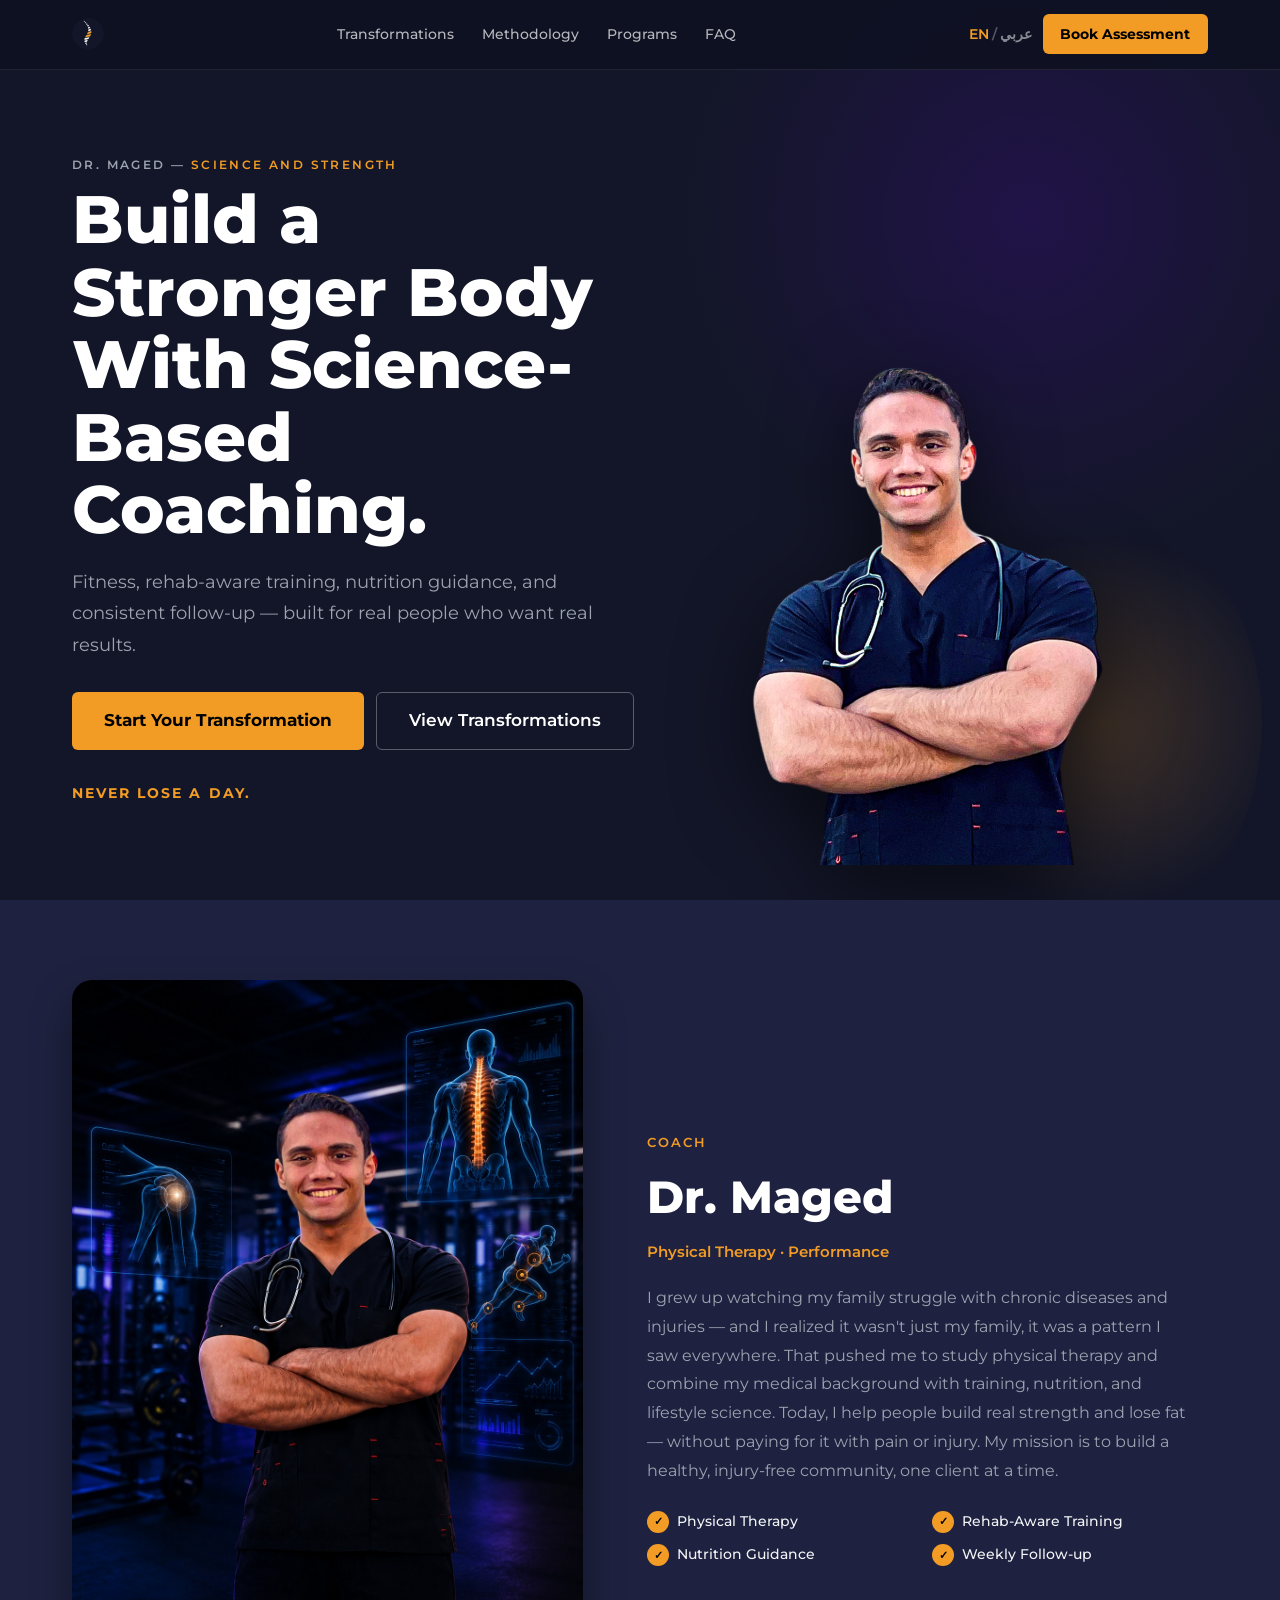
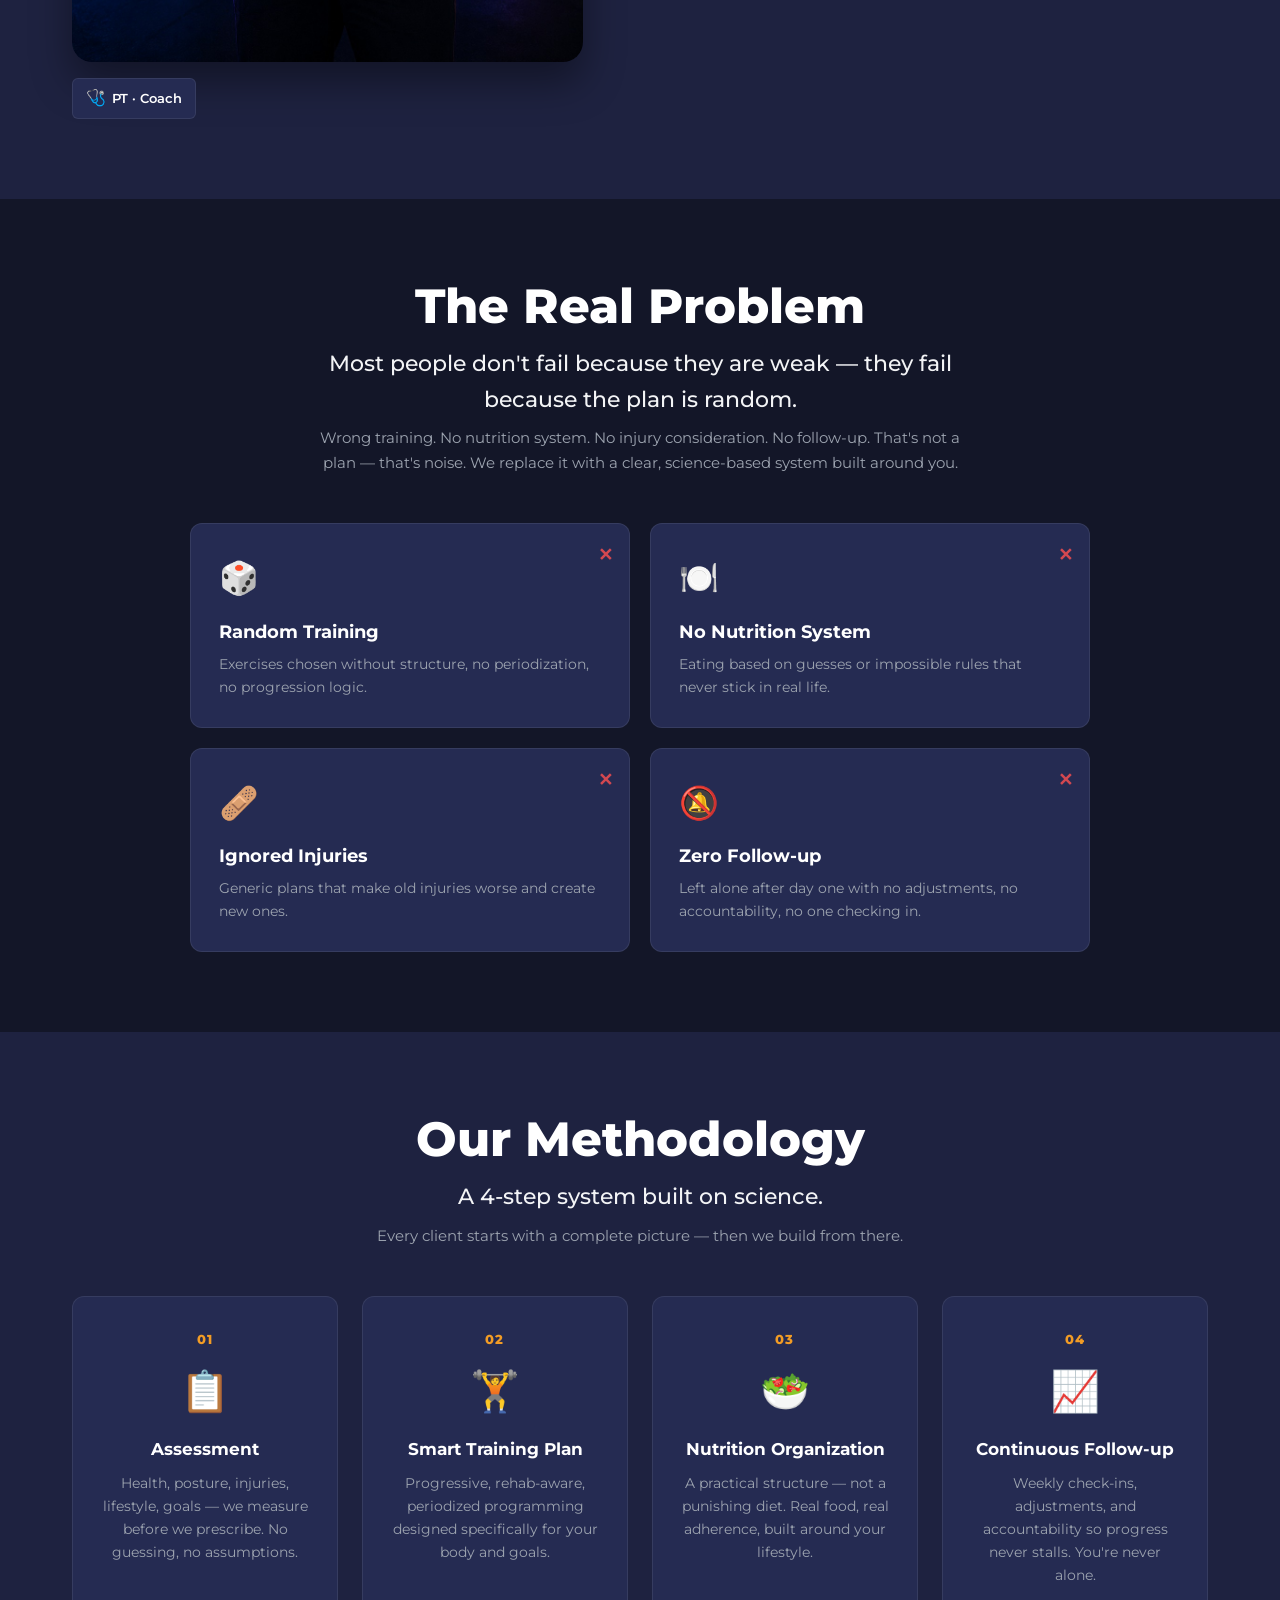
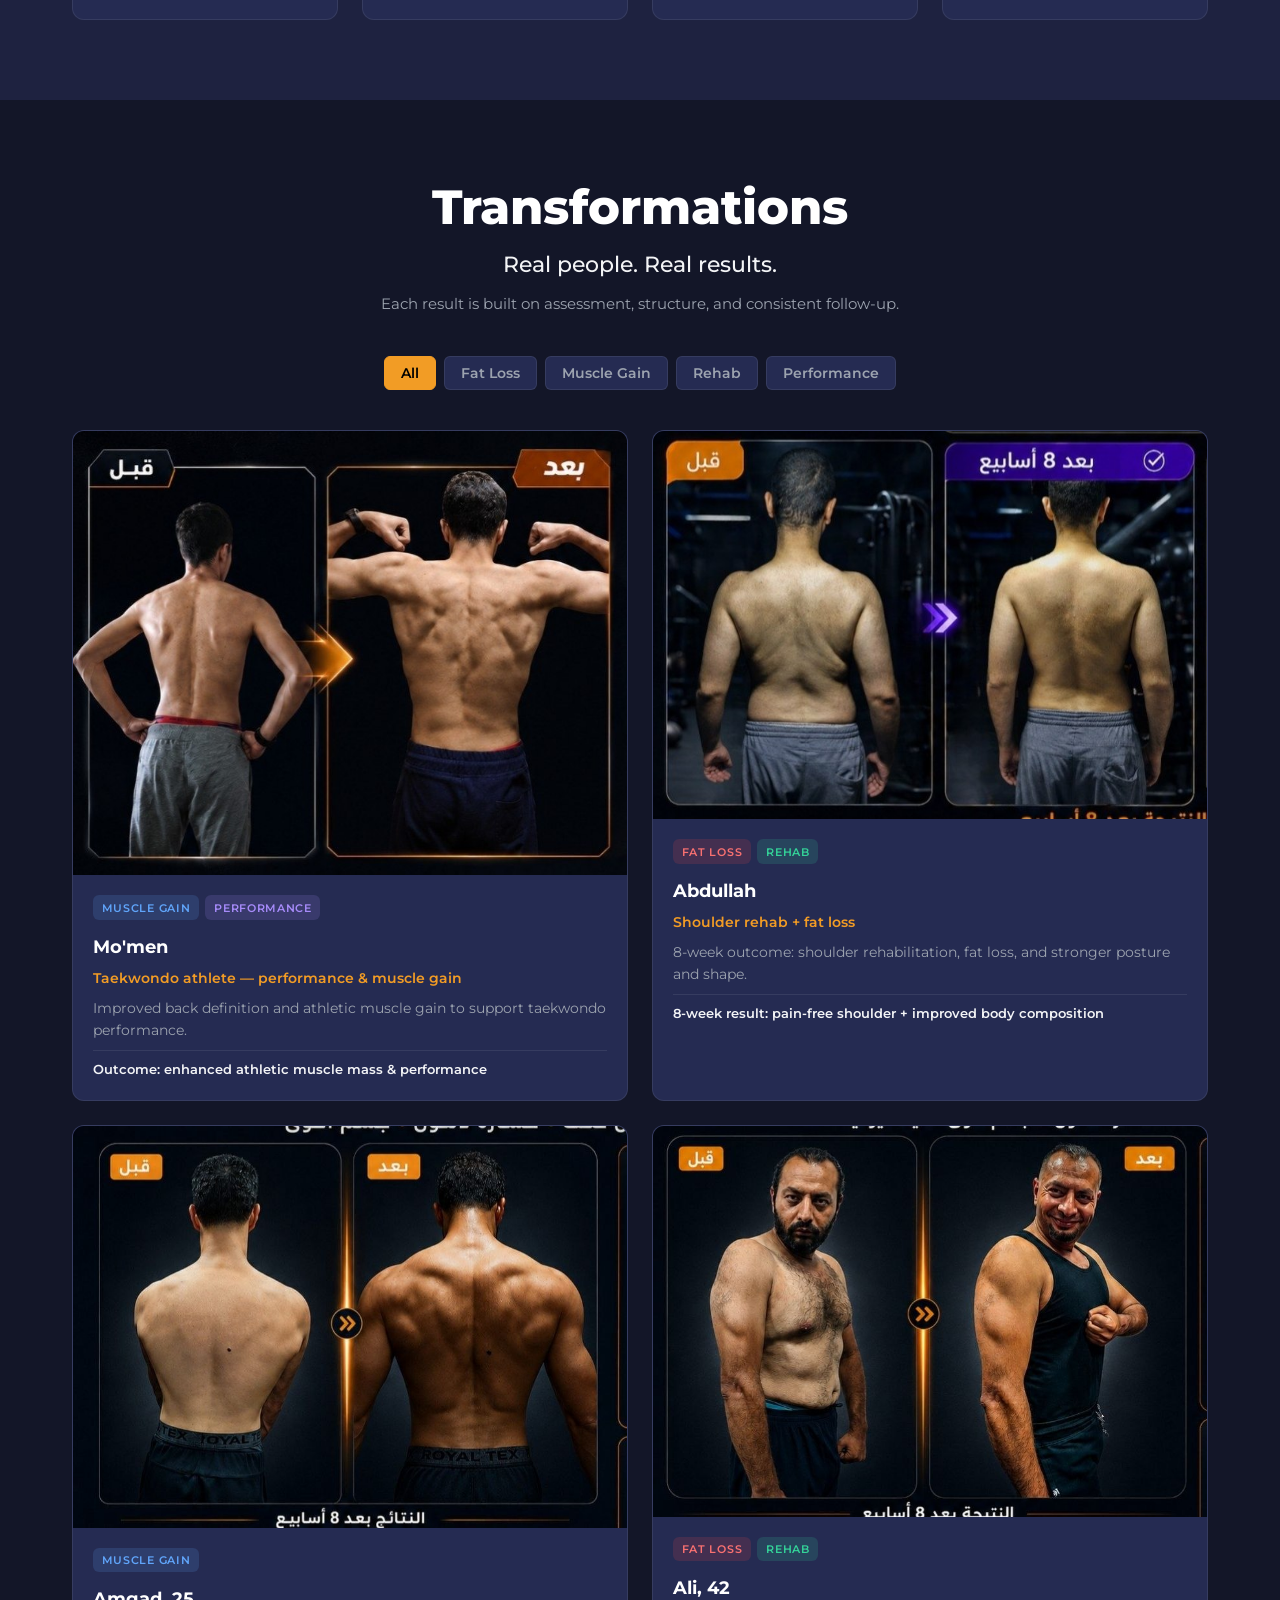
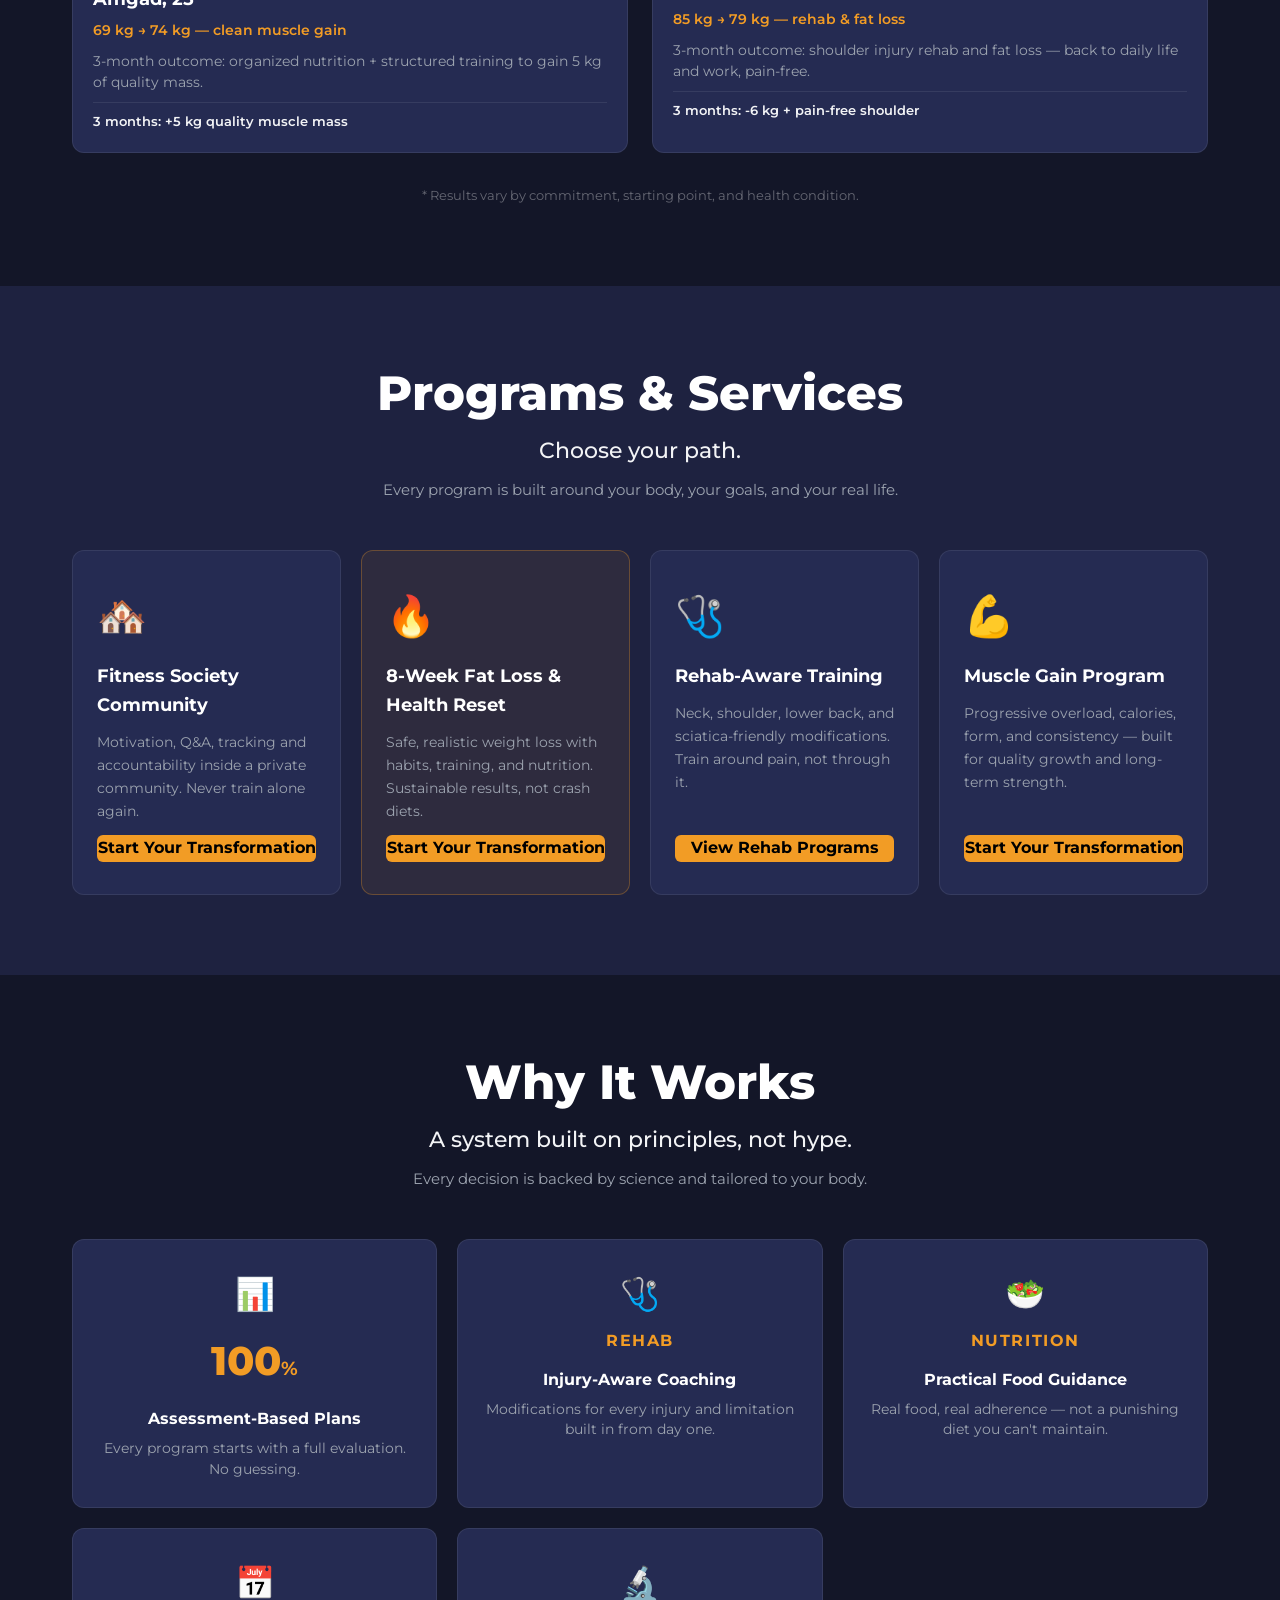
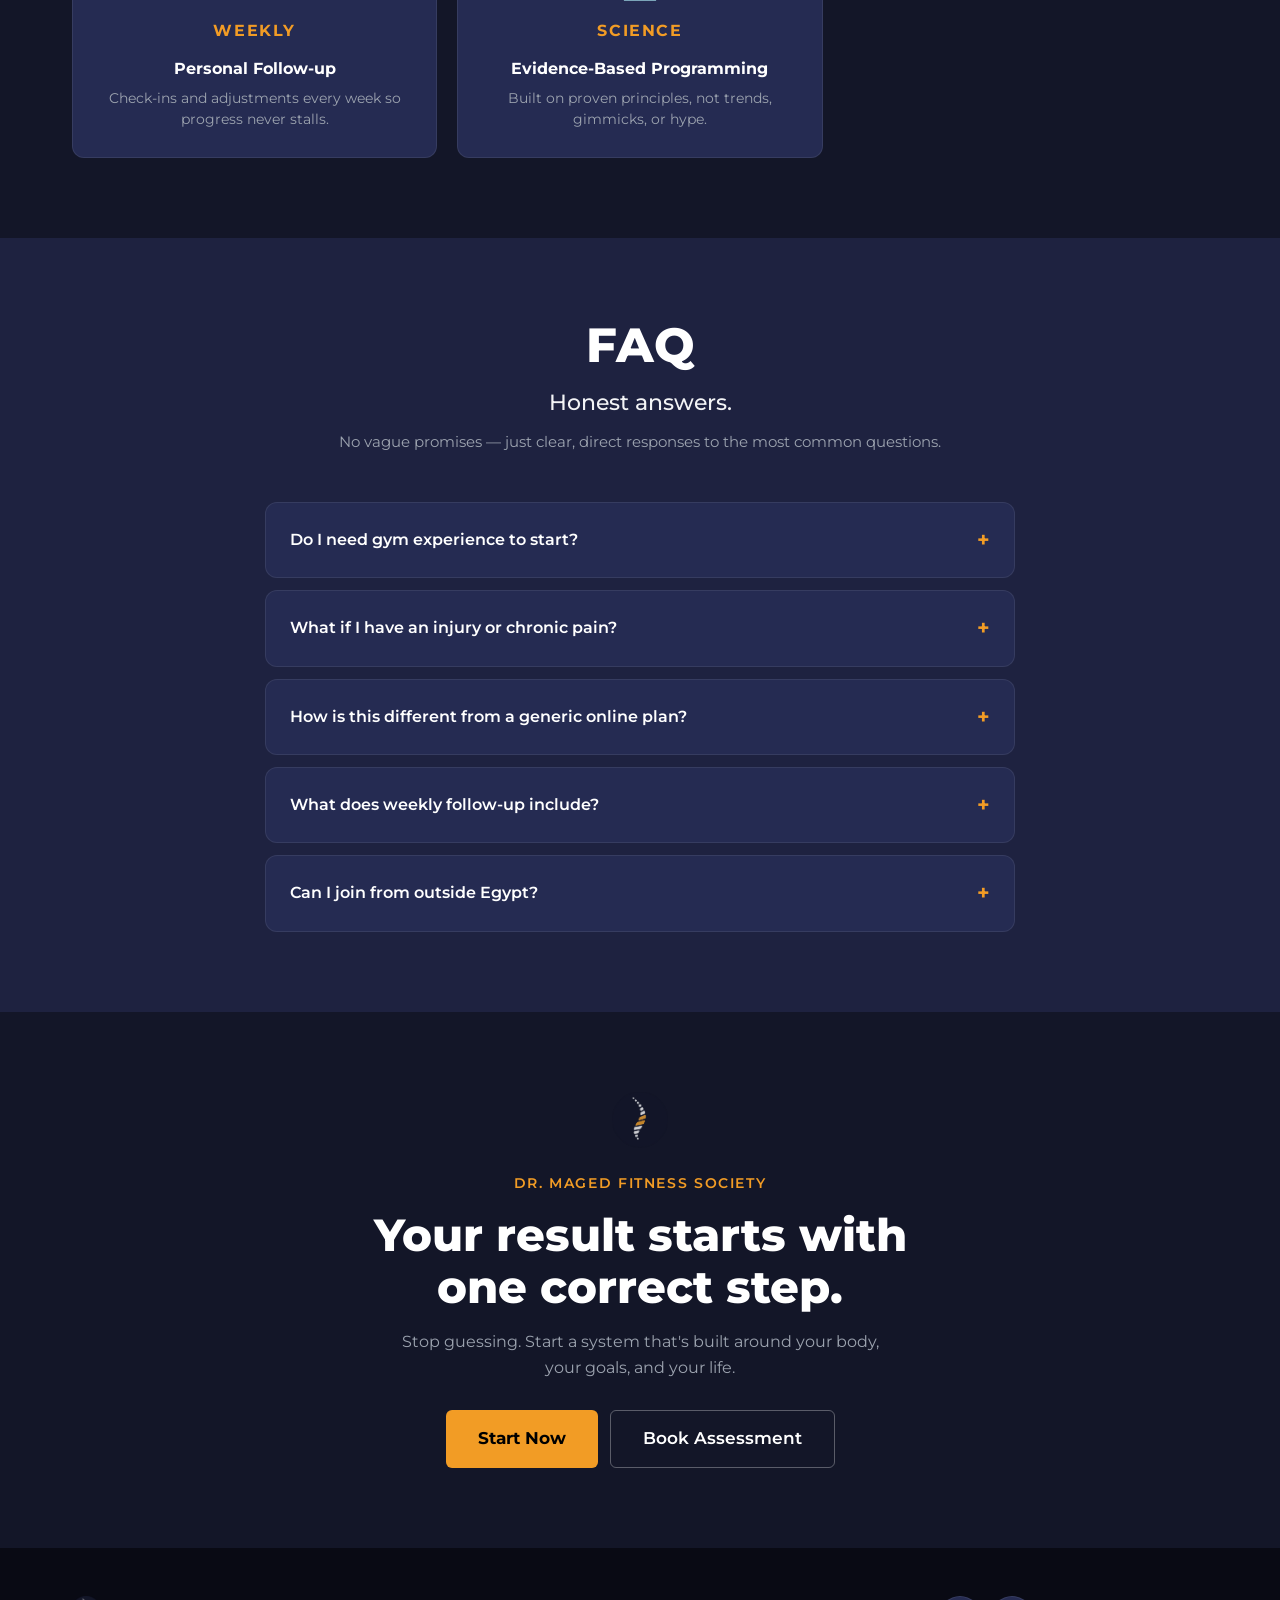
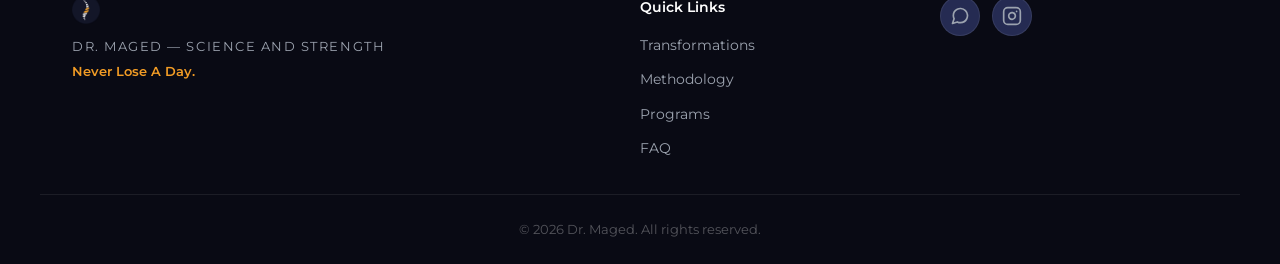
<file: index.html>
<!DOCTYPE html>
<html lang="en" dir="ltr">
<head>
  <meta charset="UTF-8">
  <meta name="viewport" content="width=device-width, initial-scale=1.0">
  <title data-i18n-meta="pageTitle">Dr. Maged | Science-Based Fat Loss, Muscle Building & Injury Recovery Coaching</title>
  <meta name="description" data-i18n-meta="metaDesc" content="Lose fat, build muscle, and recover from injury in 12 weeks with science-based coaching from a physical therapy student specialized in rehab and chronic pain.">

  <!-- Preconnect -->
  <link rel="preconnect" href="https://fonts.googleapis.com">
  <link rel="preconnect" href="https://fonts.gstatic.com" crossorigin>
  <link href="https://fonts.googleapis.com/css2?family=Montserrat:wght@400;500;600;700;800&family=Tajawal:wght@400;500;700;800&display=swap" rel="stylesheet">

  <link rel="icon" type="image/png" href="assets/Logo Brand (6).png">
  <link rel="stylesheet" href="styles.css">
</head>
<body>

  <!-- ====== HEADER ====== -->
  <header id="header" class="header">
    <div class="header__inner container">
      <a href="#" class="header__logo" aria-label="Dr. Maged Home">
        <img src="assets/Logo Brand (6).png" alt="Dr. Maged" class="logo-img" data-i18n-alt="logoAlt">
      </a>

      <nav class="header__nav" id="mainNav">
        <ul class="nav-list">
          <li><a href="#transformations" class="nav-link" data-i18n="navTransformations">Transformations</a></li>
          <li><a href="#methodology" class="nav-link" data-i18n="navMethodology">Methodology</a></li>
          <li><a href="#programs" class="nav-link" data-i18n="navPrograms">Programs</a></li>
          <li><a href="#faq" class="nav-link" data-i18n="navFaq">FAQ</a></li>
        </ul>
      </nav>

      <div class="header__actions">
        <button id="langToggle" class="lang-toggle" aria-label="Toggle language">
          <span class="lang-opt lang-en active">EN</span>
          <span class="lang-sep">/</span>
          <span class="lang-opt lang-ar">عربي</span>
        </button>
        <a href="https://wa.me/201279208799?text=%D8%B9%D8%A7%D9%8A%D8%B2%20%D8%A3%D8%B7%D9%84%D8%A8%20%D8%AA%D9%82%D9%8A%D9%8A%D9%85%20%D9%85%D8%AC%D8%A7%D9%86%D9%8A" class="btn btn--primary btn--sm header-cta" target="_blank" rel="noopener noreferrer" data-i18n="headerCta">Book Assessment</a>
        <button class="hamburger" id="hamburger" aria-label="Open menu">
          <span></span><span></span><span></span>
        </button>
      </div>
    </div>
  </header>

  <main>

    <!-- ====== HERO ====== -->
    <section id="hero" class="hero">
      <div class="hero__bg-glow"></div>
      <div class="hero__inner container">
        <div class="hero__content reveal">
          <p class="hero__tag">DR. MAGED — <span data-i18n="heroTagline">Science and Strength</span></p>
          <h1 class="hero__title" data-i18n="heroTitle">Build a Stronger Body<br>With Science-Based<br>Coaching.</h1>
          <p class="hero__sub" data-i18n="heroSub">Fitness, rehab-aware training, nutrition guidance, and consistent follow-up — built for real people who want real results.</p>
          <div class="hero__ctas">
            <a href="https://wa.me/201279208799?text=%D8%B9%D8%A7%D9%8A%D8%B2%20%D8%A3%D8%B7%D9%84%D8%A8%20%D8%AA%D9%82%D9%8A%D9%8A%D9%85%20%D9%85%D8%AC%D8%A7%D9%86%D9%8A" class="btn btn--primary btn--lg" target="_blank" rel="noopener noreferrer" data-i18n="heroCta1">Start Your Transformation</a>
            <a href="#transformations" class="btn btn--outline btn--lg" data-i18n="heroCta2">View Transformations</a>
          </div>
          <p class="hero__motto" data-i18n="heroMotto">Never Lose A Day.</p>
        </div>
        <div class="hero__image reveal reveal--delay-1">
          <img src="assets/Logo Brand.png" alt="Dr. Maged" class="hero__photo" data-i18n-alt="heroPhotoAlt">
          <div class="hero__image-accent"></div>
        </div>
      </div>
    </section>

    <!-- ====== COACH / ABOUT ====== -->
    <section id="coach" class="coach section--light">
      <div class="coach__inner container">
        <!-- Left: Visual stack -->
        <div class="coach__visual reveal">

          <div class="coach__portrait-wrap">
            <img src="assets/coach-portrait.jpeg" alt="Dr. Maged" class="coach__portrait" data-i18n-alt="heroPhotoAlt">
          </div>
          <div class="coach__mini-badge">
            <span class="coach__mini-icon">🩺</span>
            <span data-i18n="coachMiniBadge">PT · Coach</span>
          </div>
        </div>

        <!-- Right: Text -->
        <div class="coach__content reveal reveal--delay-1">
          <p class="section-label" data-i18n="coachLabel">Coach</p>
          <h2 class="coach__name">Dr. Maged</h2>
          <p class="coach__role" data-i18n="coachRole">Physical Therapy · Performance</p>
          <p class="coach__bio" data-i18n="coachBio">I grew up watching my family struggle with chronic diseases and injuries — and I realized it wasn't just my family, it was a pattern I saw everywhere. That pushed me to study physical therapy and combine my medical background with training, nutrition, and lifestyle science. Today, I help people build real strength and lose fat — without paying for it with pain or injury. My mission is to build a healthy, injury-free community, one client at a time.</p>
          <div class="coach__checks">
            <span class="check-item"><span class="check-icon">✓</span> <span data-i18n="coachCheck1">Physical Therapy</span></span>
            <span class="check-item"><span class="check-icon">✓</span> <span data-i18n="coachCheck2">Rehab-Aware Training</span></span>
            <span class="check-item"><span class="check-icon">✓</span> <span data-i18n="coachCheck3">Nutrition Guidance</span></span>
            <span class="check-item"><span class="check-icon">✓</span> <span data-i18n="coachCheck4">Weekly Follow-up</span></span>
          </div>
        </div>
      </div>
    </section>

    <!-- ====== THE REAL PROBLEM ====== -->
    <section id="problem" class="problem section--dark">
      <div class="problem__inner container">
        <div class="problem__header reveal">
          <h2 class="section-heading" data-i18n="problemTitle">The Real Problem</h2>
          <p class="section-sub" data-i18n="problemSub">Most people don't fail because they are weak — they fail because the plan is random.</p>
          <p class="section-sub--sm" data-i18n="problemDesc">Wrong training. No nutrition system. No injury consideration. No follow-up. That's not a plan — that's noise. We replace it with a clear, science-based system built around you.</p>
        </div>
        <div class="problem__grid">
          <div class="problem__card reveal">
            <span class="problem__x">✕</span>
            <span class="problem__icon">🎲</span>
            <h3 data-i18n="prob1Title">Random Training</h3>
            <p data-i18n="prob1Text">Exercises chosen without structure, no periodization, no progression logic.</p>
          </div>
          <div class="problem__card reveal reveal--delay-1">
            <span class="problem__x">✕</span>
            <span class="problem__icon">🍽️</span>
            <h3 data-i18n="prob2Title">No Nutrition System</h3>
            <p data-i18n="prob2Text">Eating based on guesses or impossible rules that never stick in real life.</p>
          </div>
          <div class="problem__card reveal reveal--delay-2">
            <span class="problem__x">✕</span>
            <span class="problem__icon">🩹</span>
            <h3 data-i18n="prob3Title">Ignored Injuries</h3>
            <p data-i18n="prob3Text">Generic plans that make old injuries worse and create new ones.</p>
          </div>
          <div class="problem__card reveal reveal--delay-3">
            <span class="problem__x">✕</span>
            <span class="problem__icon">🔕</span>
            <h3 data-i18n="prob4Title">Zero Follow-up</h3>
            <p data-i18n="prob4Text">Left alone after day one with no adjustments, no accountability, no one checking in.</p>
          </div>
        </div>
      </div>
    </section>

    <!-- ====== METHODOLOGY ====== -->
    <section id="methodology" class="methodology section--light">
      <div class="methodology__inner container">
        <div class="methodology__header reveal">
          <h2 class="section-heading" data-i18n="methTitle">Our Methodology</h2>
          <p class="section-sub" data-i18n="methSub">A 4-step system built on science.</p>
          <p class="section-sub--sm" data-i18n="methDesc">Every client starts with a complete picture — then we build from there.</p>
        </div>
        <div class="methodology__steps">
          <div class="meth-step reveal">
            <div class="meth-step__num">01</div>
            <span class="meth-step__icon">📋</span>
            <h3 data-i18n="meth1Title">Assessment</h3>
            <p data-i18n="meth1Text">Health, posture, injuries, lifestyle, goals — we measure before we prescribe. No guessing, no assumptions.</p>
          </div>
          <div class="meth-step reveal reveal--delay-1">
            <div class="meth-step__num">02</div>
            <span class="meth-step__icon">🏋️</span>
            <h3 data-i18n="meth2Title">Smart Training Plan</h3>
            <p data-i18n="meth2Text">Progressive, rehab-aware, periodized programming designed specifically for your body and goals.</p>
          </div>
          <div class="meth-step reveal reveal--delay-2">
            <div class="meth-step__num">03</div>
            <span class="meth-step__icon">🥗</span>
            <h3 data-i18n="meth3Title">Nutrition Organization</h3>
            <p data-i18n="meth3Text">A practical structure — not a punishing diet. Real food, real adherence, built around your lifestyle.</p>
          </div>
          <div class="meth-step reveal reveal--delay-3">
            <div class="meth-step__num">04</div>
            <span class="meth-step__icon">📈</span>
            <h3 data-i18n="meth4Title">Continuous Follow-up</h3>
            <p data-i18n="meth4Text">Weekly check-ins, adjustments, and accountability so progress never stalls. You're never alone.</p>
          </div>
        </div>
      </div>
    </section>

    <!-- ====== TRANSFORMATIONS ====== -->
    <section id="transformations" class="transformations section--dark">
      <div class="transformations__inner container">
        <div class="transformations__header reveal">
          <h2 class="section-heading" data-i18n="transTitle">Transformations</h2>
          <p class="section-sub" data-i18n="transSub">Real people. Real results.</p>
          <p class="section-sub--sm" data-i18n="transDesc">Each result is built on assessment, structure, and consistent follow-up.</p>
        </div>

        <!-- Filter tabs -->
        <div class="trans-filters reveal" id="transFilters">
          <button class="filter-btn active" data-filter="all" data-i18n="filterAll">All</button>
          <button class="filter-btn" data-filter="fatloss" data-i18n="filterFatLoss">Fat Loss</button>
          <button class="filter-btn" data-filter="muscle" data-i18n="filterMuscle">Muscle Gain</button>
          <button class="filter-btn" data-filter="rehab" data-i18n="filterRehab">Rehab</button>
          <button class="filter-btn" data-filter="performance" data-i18n="filterPerformance">Performance</button>
        </div>

        <!-- Cards -->
        <div class="trans-grid" id="transGrid">

          <!-- Mo'men -->
          <article class="trans-card reveal" data-tags="muscle,performance">
            <div class="trans-card__img">
              <img src="assets/Momen.jpg" alt="Mo'men transformation" data-i18n-alt="trans1ImgAlt">
            </div>
            <div class="trans-card__body">
              <div class="trans-card__tags">
                <span class="tag tag--muscle" data-i18n="filterMuscle">Muscle Gain</span>
                <span class="tag tag--perf" data-i18n="filterPerformance">Performance</span>
              </div>
              <h3 class="trans-card__name" data-i18n="trans1Name">Mo'men</h3>
              <p class="trans-card__desc" data-i18n="trans1Desc">Taekwondo athlete — performance & muscle gain</p>
              <p class="trans-card__detail" data-i18n="trans1Detail">Improved back definition and athletic muscle gain to support taekwondo performance.</p>
              <p class="trans-card__outcome" data-i18n="trans1Outcome">Outcome: enhanced athletic muscle mass & performance</p>
            </div>
          </article>

          <!-- Abdullah -->
          <article class="trans-card reveal reveal--delay-1" data-tags="fatloss,rehab">
            <div class="trans-card__img">
              <img src="assets/abdullah.jpg" alt="Abdullah transformation" data-i18n-alt="trans2ImgAlt">
            </div>
            <div class="trans-card__body">
              <div class="trans-card__tags">
                <span class="tag tag--fat" data-i18n="filterFatLoss">Fat Loss</span>
                <span class="tag tag--rehab" data-i18n="filterRehab">Rehab</span>
              </div>
              <h3 class="trans-card__name" data-i18n="trans2Name">Abdullah</h3>
              <p class="trans-card__desc" data-i18n="trans2Desc">Shoulder rehab + fat loss</p>
              <p class="trans-card__detail" data-i18n="trans2Detail">8-week outcome: shoulder rehabilitation, fat loss, and stronger posture and shape.</p>
              <p class="trans-card__outcome" data-i18n="trans2Outcome">8-week result: pain-free shoulder + improved body composition</p>
            </div>
          </article>

          <!-- Amgad (use result-2 back view) -->
          <article class="trans-card reveal reveal--delay-2" data-tags="muscle">
            <div class="trans-card__img">
              <img src="assets/Amgad.jpg" alt="Amgad transformation" data-i18n-alt="trans3ImgAlt">
            </div>
            <div class="trans-card__body">
              <div class="trans-card__tags">
                <span class="tag tag--muscle" data-i18n="filterMuscle">Muscle Gain</span>
              </div>
              <h3 class="trans-card__name" data-i18n="trans3Name">Amgad, 25</h3>
              <p class="trans-card__desc" data-i18n="trans3Desc">69 kg → 74 kg — clean muscle gain</p>
              <p class="trans-card__detail" data-i18n="trans3Detail">3-month outcome: organized nutrition + structured training to gain 5 kg of quality mass.</p>
              <p class="trans-card__outcome" data-i18n="trans3Outcome">3 months: +5 kg quality muscle mass</p>
            </div>
          </article>

          <!-- Ali -->
          <article class="trans-card reveal reveal--delay-3" data-tags="fatloss,rehab">
            <div class="trans-card__img">
              <img src="assets/Ali.jpg" alt="Ali transformation" data-i18n-alt="trans4ImgAlt">
            </div>
            <div class="trans-card__body">
              <div class="trans-card__tags">
                <span class="tag tag--fat" data-i18n="filterFatLoss">Fat Loss</span>
                <span class="tag tag--rehab" data-i18n="filterRehab">Rehab</span>
              </div>
              <h3 class="trans-card__name" data-i18n="trans4Name">Ali, 42</h3>
              <p class="trans-card__desc" data-i18n="trans4Desc">85 kg → 79 kg — rehab & fat loss</p>
              <p class="trans-card__detail" data-i18n="trans4Detail">3-month outcome: shoulder injury rehab and fat loss — back to daily life and work, pain-free.</p>
              <p class="trans-card__outcome" data-i18n="trans4Outcome">3 months: -6 kg + pain-free shoulder</p>
            </div>
          </article>

        </div>
        <p class="trans-disclaimer reveal" data-i18n="transDisclaimer">* Results vary by commitment, starting point, and health condition.</p>
      </div>
    </section>

    <!-- ====== PROGRAMS & SERVICES ====== -->
    <section id="programs" class="programs section--light">
      <div class="programs__inner container">
        <div class="programs__header reveal">
          <h2 class="section-heading" data-i18n="progTitle">Programs & Services</h2>
          <p class="section-sub" data-i18n="progSub">Choose your path.</p>
          <p class="section-sub--sm" data-i18n="progDesc">Every program is built around your body, your goals, and your real life.</p>
        </div>
        <div class="programs__grid">
          <div class="prog-card reveal">
            <span class="prog-card__icon">🏘️</span>
            <h3 data-i18n="prog1Title">Fitness Society Community</h3>
            <p data-i18n="prog1Text">Motivation, Q&A, tracking and accountability inside a private community. Never train alone again.</p>
            <a href="https://wa.me/201279208799?text=%D8%B9%D8%A7%D9%8A%D8%B2%20%D8%A3%D8%B7%D9%84%D8%A8%20%D8%AA%D9%82%D9%8A%D9%8A%D9%85%20%D9%85%D8%AC%D8%A7%D9%86%D9%8A" class="btn btn--primary btn--block" target="_blank" rel="noopener noreferrer" data-i18n="progCta">Start Your Transformation</a>
          </div>
          <div class="prog-card prog-card--accent reveal reveal--delay-1">
            <span class="prog-card__icon">🔥</span>
            <h3 data-i18n="prog2Title">8-Week Fat Loss & Health Reset</h3>
            <p data-i18n="prog2Text">Safe, realistic weight loss with habits, training, and nutrition. Sustainable results, not crash diets.</p>
            <a href="https://wa.me/201279208799?text=%D8%B9%D8%A7%D9%8A%D8%B2%20%D8%A3%D8%B7%D9%84%D8%A8%20%D8%AA%D9%82%D9%8A%D9%8A%D9%85%20%D9%85%D8%AC%D8%A7%D9%86%D9%8A" class="btn btn--primary btn--block" target="_blank" rel="noopener noreferrer" data-i18n="progCta">Start Your Transformation</a>
          </div>
          <div class="prog-card reveal reveal--delay-2">
            <span class="prog-card__icon">🩺</span>
            <h3 data-i18n="prog3Title">Rehab-Aware Training</h3>
            <p data-i18n="prog3Text">Neck, shoulder, lower back, and sciatica-friendly modifications. Train around pain, not through it.</p>
            <a href="rehab.html" class="btn btn--primary btn--block" data-i18n="progCtaRehab">View Rehab Programs</a>
          </div>
          <div class="prog-card reveal reveal--delay-3">
            <span class="prog-card__icon">💪</span>
            <h3 data-i18n="prog4Title">Muscle Gain Program</h3>
            <p data-i18n="prog4Text">Progressive overload, calories, form, and consistency — built for quality growth and long-term strength.</p>
            <a href="https://wa.me/201279208799?text=%D8%B9%D8%A7%D9%8A%D8%B2%20%D8%A3%D8%B7%D9%84%D8%A8%20%D8%AA%D9%82%D9%8A%D9%8A%D9%85%20%D9%85%D8%AC%D8%A7%D9%86%D9%8A" class="btn btn--primary btn--block" target="_blank" rel="noopener noreferrer" data-i18n="progCta">Start Your Transformation</a>
          </div>
        </div>
      </div>
    </section>

    <!-- ====== WHY IT WORKS ====== -->
    <section id="why" class="why section--dark">
      <div class="why__inner container">
        <div class="why__header reveal">
          <h2 class="section-heading" data-i18n="whyTitle">Why It Works</h2>
          <p class="section-sub" data-i18n="whySub">A system built on principles, not hype.</p>
          <p class="section-sub--sm" data-i18n="whyDesc">Every decision is backed by science and tailored to your body.</p>
        </div>
        <div class="why__grid">
          <div class="why-card reveal">
            <span class="why-card__emoji">📊</span>
            <div class="why-card__stat"><span class="stat-num">100</span><span class="stat-pct">%</span></div>
            <h3 data-i18n="why1Title">Assessment-Based Plans</h3>
            <p data-i18n="why1Text">Every program starts with a full evaluation. No guessing.</p>
          </div>
          <div class="why-card reveal reveal--delay-1">
            <span class="why-card__emoji">🩺</span>
            <div class="why-card__stat"><span class="stat-label" data-i18n="whyStatRehab">Rehab</span></div>
            <h3 data-i18n="why2Title">Injury-Aware Coaching</h3>
            <p data-i18n="why2Text">Modifications for every injury and limitation built in from day one.</p>
          </div>
          <div class="why-card reveal reveal--delay-2">
            <span class="why-card__emoji">🥗</span>
            <div class="why-card__stat"><span class="stat-label" data-i18n="whyStatNutrition">Nutrition</span></div>
            <h3 data-i18n="why3Title">Practical Food Guidance</h3>
            <p data-i18n="why3Text">Real food, real adherence — not a punishing diet you can't maintain.</p>
          </div>
          <div class="why-card reveal reveal--delay-3">
            <span class="why-card__emoji">📅</span>
            <div class="why-card__stat"><span class="stat-label" data-i18n="whyStatWeekly">Weekly</span></div>
            <h3 data-i18n="why4Title">Personal Follow-up</h3>
            <p data-i18n="why4Text">Check-ins and adjustments every week so progress never stalls.</p>
          </div>
          <div class="why-card reveal reveal--delay-4">
            <span class="why-card__emoji">🔬</span>
            <div class="why-card__stat"><span class="stat-label" data-i18n="whyStatScience">Science</span></div>
            <h3 data-i18n="why5Title">Evidence-Based Programming</h3>
            <p data-i18n="why5Text">Built on proven principles, not trends, gimmicks, or hype.</p>
          </div>
        </div>
      </div>
    </section>

    <!-- ====== FAQ ====== -->
    <section id="faq" class="faq section--light">
      <div class="faq__inner container">
        <div class="faq__header reveal">
          <h2 class="section-heading" data-i18n="faqTitle">FAQ</h2>
          <p class="section-sub" data-i18n="faqSub">Honest answers.</p>
          <p class="section-sub--sm" data-i18n="faqDesc">No vague promises — just clear, direct responses to the most common questions.</p>
        </div>
        <div class="faq__list">
          <details class="faq-item reveal">
            <summary class="faq-item__q" data-i18n="faq1Q">Do I need gym experience to start?</summary>
            <div class="faq-item__a" data-i18n="faq1A">Not at all. Every program starts with a full assessment, and training is scaled to your current level — whether you've never touched a weight or have years of experience.</div>
          </details>
          <details class="faq-item reveal reveal--delay-1">
            <summary class="faq-item__q" data-i18n="faq2Q">What if I have an injury or chronic pain?</summary>
            <div class="faq-item__a" data-i18n="faq2A">That's exactly what we specialize in. Your program will include rehab-aware modifications from day one — we work around your pain, not through it.</div>
          </details>
          <details class="faq-item reveal reveal--delay-2">
            <summary class="faq-item__q" data-i18n="faq3Q">How is this different from a generic online plan?</summary>
            <div class="faq-item__a" data-i18n="faq3A">Generic plans ignore your injuries, your lifestyle, and your actual body. Every plan here is built after a full assessment, with weekly follow-up and real adjustments based on your progress.</div>
          </details>
          <details class="faq-item reveal reveal--delay-3">
            <summary class="faq-item__q" data-i18n="faq4Q">What does weekly follow-up include?</summary>
            <div class="faq-item__a" data-i18n="faq4A">A dedicated check-in every week where we review your progress, adjust training and nutrition, address any issues, and keep you accountable. You're never left on your own.</div>
          </details>
          <details class="faq-item reveal reveal--delay-4">
            <summary class="faq-item__q" data-i18n="faq5Q">Can I join from outside Egypt?</summary>
            <div class="faq-item__a" data-i18n="faq5A">Yes. All coaching is done online — training plans, nutrition guidance, and weekly follow-up are all delivered remotely, wherever you are.</div>
          </details>
        </div>
      </div>
    </section>

    <!-- ====== FINAL CTA ====== -->
    <section id="final-cta" class="final-cta section--dark">
      <div class="final-cta__inner container reveal">
        <img src="assets/Logo Brand (6).png" alt="Dr. Maged" class="final-cta__icon">
        <p class="final-cta__tag" data-i18n="finalTag">Dr. Maged Fitness Society</p>
        <h2 class="final-cta__title" data-i18n="finalTitle">Your result starts with<br>one correct step.</h2>
        <p class="final-cta__sub" data-i18n="finalSub">Stop guessing. Start a system that's built around your body, your goals, and your life.</p>
        <div class="final-cta__btns">
          <a href="https://wa.me/201279208799?text=%D8%B9%D8%A7%D9%8A%D8%B2%20%D8%A3%D8%B7%D9%84%D8%A8%20%D8%AA%D9%82%D9%8A%D9%8A%D9%85%20%D9%85%D8%AC%D8%A7%D9%86%D9%8A" class="btn btn--primary btn--lg" target="_blank" rel="noopener noreferrer" data-i18n="finalCta1">Start Now</a>
          <a href="https://wa.me/201279208799?text=%D8%B9%D8%A7%D9%8A%D8%B2%20%D8%A3%D8%B7%D9%84%D8%A8%20%D8%AA%D9%82%D9%8A%D9%8A%D9%85%20%D9%85%D8%AC%D8%A7%D9%86%D9%8A" class="btn btn--outline btn--lg" target="_blank" rel="noopener noreferrer" data-i18n="finalCta2">Book Assessment</a>
        </div>
      </div>
    </section>

  </main>

  <!-- ====== FOOTER ====== -->
  <footer id="footer" class="footer">
    <div class="footer__inner container">
      <div class="footer__brand">
        <img src="assets/Logo Brand (6).png" alt="Dr. Maged" class="footer__logo">
        <p class="footer__tagline">DR. MAGED — <span data-i18n="heroTagline">Science and Strength</span></p>
        <p class="footer__motto" data-i18n="heroMotto">Never Lose A Day.</p>
      </div>
      <div class="footer__links">
        <h4 data-i18n="footerQuickLinks">Quick Links</h4>
        <ul>
          <li><a href="#transformations" data-i18n="navTransformations">Transformations</a></li>
          <li><a href="#methodology" data-i18n="navMethodology">Methodology</a></li>
          <li><a href="#programs" data-i18n="navPrograms">Programs</a></li>
          <li><a href="#faq" data-i18n="navFaq">FAQ</a></li>
        </ul>
      </div>
      <div class="footer__social">
        <a href="https://wa.me/201279208799?text=%D8%B9%D8%A7%D9%8A%D8%B2%20%D8%A3%D8%B7%D9%84%D8%A8%20%D8%AA%D9%82%D9%8A%D9%8A%D9%85%20%D9%85%D8%AC%D8%A7%D9%86%D9%8A" class="social-btn" target="_blank" rel="noopener noreferrer" aria-label="WhatsApp">
          <svg width="20" height="20" viewBox="0 0 24 24" fill="none" stroke="currentColor" stroke-width="2" stroke-linecap="round" stroke-linejoin="round"><path d="M21 11.5a8.38 8.38 0 0 1-.9 3.8 8.5 8.5 0 0 1-7.6 4.7 8.38 8.38 0 0 1-3.8-.9L3 21l1.9-5.7a8.38 8.38 0 0 1-.9-3.8 8.5 8.5 0 0 1 4.7-7.6 8.38 8.38 0 0 1 3.8-.9h.5a8.48 8.48 0 0 1 8 8v.5z"/></svg>
        </a>
        <a href="https://instagram.com/drmaged.coach" class="social-btn" target="_blank" rel="noopener noreferrer" aria-label="Instagram">
          <svg width="20" height="20" viewBox="0 0 24 24" fill="none" stroke="currentColor" stroke-width="2" stroke-linecap="round" stroke-linejoin="round"><rect x="2" y="2" width="20" height="20" rx="5" ry="5"/><path d="M16 11.37A4 4 0 1 1 12.63 8 4 4 0 0 1 16 11.37z"/><line x1="17.5" y1="6.5" x2="17.51" y2="6.5"/></svg>
        </a>
      </div>
    </div>
    <div class="footer__bottom container">
      <p data-i18n="footerCopy">&copy; 2026 Dr. Maged. All rights reserved.</p>
    </div>
  </footer>

  <script src="app.js"></script>
</body>
</html>
</file>
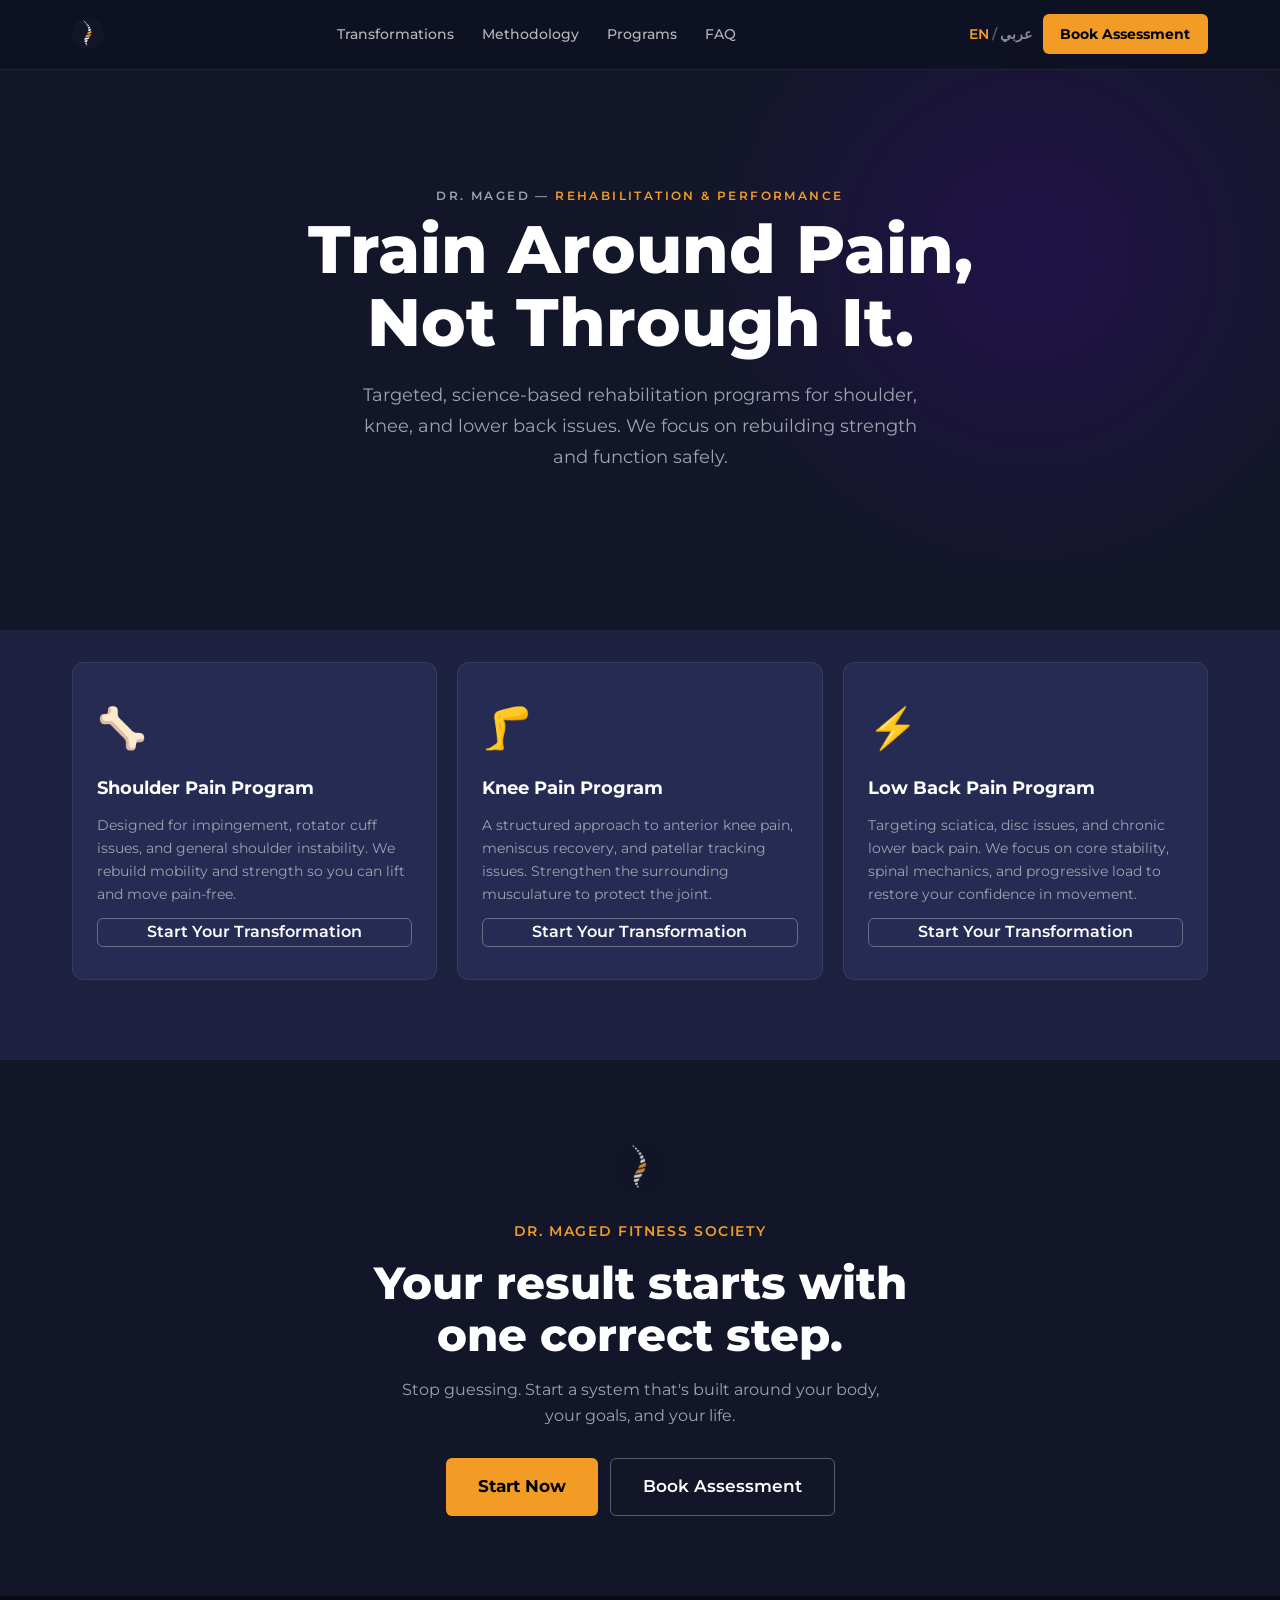
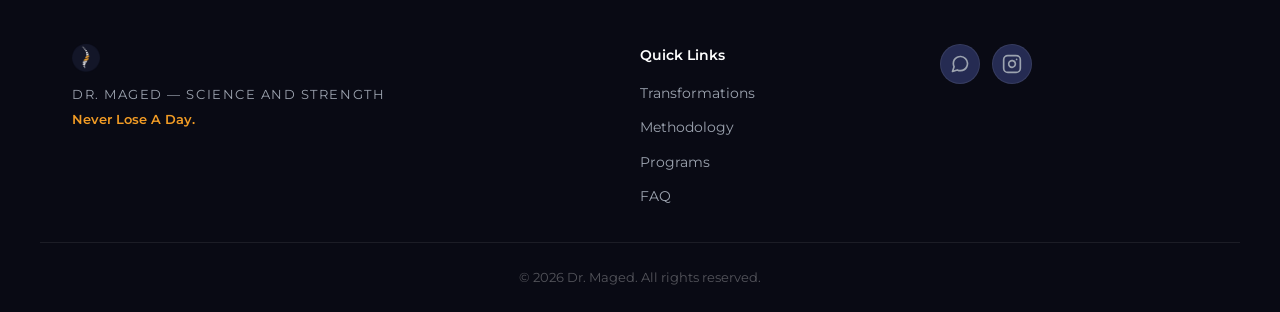
<file: rehab.html>
<!DOCTYPE html>
<html lang="en" dir="ltr">
<head>
  <meta charset="UTF-8">
  <meta name="viewport" content="width=device-width, initial-scale=1.0">
  <title data-i18n-meta="rehabPageTitle">Dr. Maged | Specialized Rehab Training Programs</title>
  <meta name="description" data-i18n-meta="metaDesc" content="Lose fat, build muscle, and recover from injury in 12 weeks with science-based coaching from a physical therapy student specialized in rehab and chronic pain.">

  <!-- Preconnect -->
  <link rel="preconnect" href="https://fonts.googleapis.com">
  <link rel="preconnect" href="https://fonts.gstatic.com" crossorigin>
  <link href="https://fonts.googleapis.com/css2?family=Montserrat:wght@400;500;600;700;800&family=Tajawal:wght@400;500;700;800&display=swap" rel="stylesheet">

  <link rel="icon" type="image/png" href="assets/Logo Brand (6).png">
  <link rel="stylesheet" href="styles.css">
</head>
<body>

  <!-- ====== HEADER ====== -->
  <header id="header" class="header">
    <div class="header__inner container">
      <a href="index.html" class="header__logo" aria-label="Dr. Maged Home">
        <img src="assets/Logo Brand (6).png" alt="Dr. Maged" class="logo-img" data-i18n-alt="logoAlt">
      </a>

      <nav class="header__nav" id="mainNav">
        <ul class="nav-list">
          <li><a href="index.html#transformations" class="nav-link" data-i18n="navTransformations">Transformations</a></li>
          <li><a href="index.html#methodology" class="nav-link" data-i18n="navMethodology">Methodology</a></li>
          <li><a href="index.html#programs" class="nav-link" data-i18n="navPrograms">Programs</a></li>
          <li><a href="index.html#faq" class="nav-link" data-i18n="navFaq">FAQ</a></li>
        </ul>
      </nav>

      <div class="header__actions">
        <button id="langToggle" class="lang-toggle" aria-label="Toggle language">
          <span class="lang-opt lang-en active">EN</span>
          <span class="lang-sep">/</span>
          <span class="lang-opt lang-ar">عربي</span>
        </button>
        <a href="https://wa.me/201279208799?text=%D8%B9%D8%A7%D9%8A%D8%B2%20%D8%A3%D8%B7%D9%84%D8%A8%20%D8%AA%D9%82%D9%8A%D9%8A%D9%85%20%D9%85%D8%AC%D8%A7%D9%86%D9%8A" class="btn btn--primary btn--sm header-cta" target="_blank" rel="noopener noreferrer" data-i18n="headerCta">Book Assessment</a>
        <button class="hamburger" id="hamburger" aria-label="Open menu">
          <span></span><span></span><span></span>
        </button>
      </div>
    </div>
  </header>

  <main>

    <!-- ====== REHAB HERO ====== -->
    <section class="hero" style="min-height: 70vh;">
      <div class="hero__bg-glow"></div>
      <div class="hero__inner container">
        <div class="hero__content reveal" style="flex: 1 1 100%; text-align: center;">
          <p class="hero__tag">DR. MAGED — <span data-i18n="rehabHeroTag">Rehabilitation & Performance</span></p>
          <h1 class="hero__title" data-i18n="rehabHeroTitle">Train Around Pain,<br>Not Through It.</h1>
          <p class="hero__sub" style="margin-inline: auto;" data-i18n="rehabHeroSub">Targeted, science-based rehabilitation programs for shoulder, knee, and lower back issues. We focus on rebuilding strength and function safely.</p>
        </div>
      </div>
    </section>

    <!-- ====== REHAB PROGRAMS ====== -->
    <section class="programs section--light" style="padding-top: 2rem;">
      <div class="programs__inner container">
        
        <div class="programs__grid" style="grid-template-columns: repeat(auto-fit, minmax(300px, 1fr));">
          
          <!-- Shoulder Pain -->
          <div class="prog-card reveal">
            <span class="prog-card__icon">🦴</span>
            <h3 data-i18n="shoulderProgTitle">Shoulder Pain Program</h3>
            <p data-i18n="shoulderProgDesc">Designed for impingement, rotator cuff issues, and general shoulder instability. We rebuild mobility and strength so you can lift and move pain-free.</p>
            <a href="https://wa.me/201279208799?text=%D8%B9%D8%A7%D9%8A%D8%B2%20%D8%A3%D8%B4%D8%AA%D8%B1%D9%83%20%D9%81%D9%8A%20%D8%A8%D8%B1%D9%86%D8%A7%D9%85%D8%AC%20%D8%AA%D8%A3%D9%87%D9%8A%D9%84%20%D8%A7%D9%84%D9%83%D8%AA%D9%81" class="btn btn--outline btn--block" target="_blank" rel="noopener noreferrer" data-i18n="progCta">Start Your Transformation</a>
          </div>

          <!-- Knee Pain -->
          <div class="prog-card reveal reveal--delay-1">
            <span class="prog-card__icon">🦵</span>
            <h3 data-i18n="kneeProgTitle">Knee Pain Program</h3>
            <p data-i18n="kneeProgDesc">A structured approach to anterior knee pain, meniscus recovery, and patellar tracking issues. Strengthen the surrounding musculature to protect the joint.</p>
            <a href="https://wa.me/201279208799?text=%D8%B9%D8%A7%D9%8A%D8%B2%20%D8%A3%D8%B4%D8%AA%D8%B1%D9%83%20%D9%81%D9%8A%20%D8%A8%D8%B1%D9%86%D8%A7%D9%85%D8%AC%20%D8%AA%D8%A3%D9%87%D9%8A%D9%84%20%D8%A7%D9%84%D8%B1%D9%83%D8%A8%D8%A9" class="btn btn--outline btn--block" target="_blank" rel="noopener noreferrer" data-i18n="progCta">Start Your Transformation</a>
          </div>

          <!-- Low Back Pain -->
          <div class="prog-card reveal reveal--delay-2">
            <span class="prog-card__icon">⚡</span>
            <h3 data-i18n="backProgTitle">Low Back Pain Program</h3>
            <p data-i18n="backProgDesc">Targeting sciatica, disc issues, and chronic lower back pain. We focus on core stability, spinal mechanics, and progressive load to restore your confidence in movement.</p>
            <a href="https://wa.me/201279208799?text=%D8%B9%D8%A7%D9%8A%D8%B2%20%D8%A3%D8%B4%D8%AA%D8%B1%D9%83%20%D9%81%D9%8A%20%D8%A8%D8%B1%D9%86%D8%A7%D9%85%D8%AC%20%D8%AA%D8%A3%D9%87%D9%8A%D9%84%20%D8%A3%D8%B3%D9%81%D9%84%20%D8%A7%D9%84%D8%B8%D9%87%D8%B1" class="btn btn--outline btn--block" target="_blank" rel="noopener noreferrer" data-i18n="progCta">Start Your Transformation</a>
          </div>

        </div>
      </div>
    </section>

    <!-- ====== FINAL CTA ====== -->
    <section class="final-cta section--dark">
      <div class="final-cta__inner container reveal">
        <img src="assets/Logo Brand (6).png" alt="Dr. Maged" class="final-cta__icon">
        <p class="final-cta__tag" data-i18n="finalTag">Dr. Maged Fitness Society</p>
        <h2 class="final-cta__title" data-i18n="finalTitle">Your result starts with<br>one correct step.</h2>
        <p class="final-cta__sub" data-i18n="finalSub">Stop guessing. Start a system that's built around your body, your goals, and your life.</p>
        <div class="final-cta__btns">
          <a href="https://wa.me/201279208799?text=%D8%B9%D8%A7%D9%8A%D8%B2%20%D8%A3%D8%B7%D9%84%D8%A8%20%D8%AA%D9%82%D9%8A%D9%8A%D9%85%20%D9%85%D8%AC%D8%A7%D9%86%D9%8A" class="btn btn--primary btn--lg" target="_blank" rel="noopener noreferrer" data-i18n="finalCta1">Start Now</a>
          <a href="https://wa.me/201279208799?text=%D8%B9%D8%A7%D9%8A%D8%B2%20%D8%A3%D8%B7%D9%84%D8%A8%20%D8%AA%D9%82%D9%8A%D9%8A%D9%85%20%D9%85%D8%AC%D8%A7%D9%86%D9%8A" class="btn btn--outline btn--lg" target="_blank" rel="noopener noreferrer" data-i18n="finalCta2">Book Assessment</a>
        </div>
      </div>
    </section>

  </main>

  <!-- ====== FOOTER ====== -->
  <footer class="footer">
    <div class="footer__inner container">
      <div class="footer__brand">
        <img src="assets/Logo Brand (6).png" alt="Dr. Maged" class="footer__logo" style="max-height: 40px; width: auto;">
        <p class="footer__tagline">DR. MAGED — <span data-i18n="heroTagline">Science and Strength</span></p>
        <p class="footer__motto" data-i18n="heroMotto">Never Lose A Day.</p>
      </div>
      <div class="footer__links">
        <h4 data-i18n="footerQuickLinks">Quick Links</h4>
        <ul>
          <li><a href="index.html#transformations" data-i18n="navTransformations">Transformations</a></li>
          <li><a href="index.html#methodology" data-i18n="navMethodology">Methodology</a></li>
          <li><a href="index.html#programs" data-i18n="navPrograms">Programs</a></li>
          <li><a href="index.html#faq" data-i18n="navFaq">FAQ</a></li>
        </ul>
      </div>
      <div class="footer__social">
        <a href="https://wa.me/201279208799?text=%D8%B9%D8%A7%D9%8A%D8%B2%20%D8%A3%D8%B7%D9%84%D8%A8%20%D8%AA%D9%82%D9%8A%D9%8A%D9%85%20%D9%85%D8%AC%D8%A7%D9%86%D9%8A" class="social-btn" target="_blank" rel="noopener noreferrer" aria-label="WhatsApp">
          <svg width="20" height="20" viewBox="0 0 24 24" fill="none" stroke="currentColor" stroke-width="2" stroke-linecap="round" stroke-linejoin="round"><path d="M21 11.5a8.38 8.38 0 0 1-.9 3.8 8.5 8.5 0 0 1-7.6 4.7 8.38 8.38 0 0 1-3.8-.9L3 21l1.9-5.7a8.38 8.38 0 0 1-.9-3.8 8.5 8.5 0 0 1 4.7-7.6 8.38 8.38 0 0 1 3.8-.9h.5a8.48 8.48 0 0 1 8 8v.5z"/></svg>
        </a>
        <a href="https://instagram.com/drmaged.coach" class="social-btn" target="_blank" rel="noopener noreferrer" aria-label="Instagram">
          <svg width="20" height="20" viewBox="0 0 24 24" fill="none" stroke="currentColor" stroke-width="2" stroke-linecap="round" stroke-linejoin="round"><rect x="2" y="2" width="20" height="20" rx="5" ry="5"/><path d="M16 11.37A4 4 0 1 1 12.63 8 4 4 0 0 1 16 11.37z"/><line x1="17.5" y1="6.5" x2="17.51" y2="6.5"/></svg>
        </a>
      </div>
    </div>
    <div class="footer__bottom container">
      <p data-i18n="footerCopy">&copy; 2026 Dr. Maged. All rights reserved.</p>
    </div>
  </footer>

  <script src="app.js"></script>
</body>
</html>
</file>
<file: styles.css>
/* ============================================================
   DR. MAGED — STYLES (DARK MODE)
   Design Tokens → Base → Layout → Components → Sections → Util
   ============================================================ */

/* ---------- TOKENS ---------- */
:root{
  --navy:   #131628;
  --navy-light: #1e2240;
  --navy-lighter: #252b52;
  --orange: #f29c25;
  --purple: #6f00ff;
  --white:  #ffffff;
  --text-main: #f3f4f6;
  --text-muted: #9ca3af;
  --border-light: rgba(255,255,255,0.08);
  --border-hover: rgba(242,156,37,0.3);

  --font-en: 'Montserrat', sans-serif;
  --font-ar: 'Tajawal', sans-serif;

  --ease: cubic-bezier(.4,0,.2,1);
  --speed: .35s;
  --speed-slow: .6s;
  --radius-sm: 6px;
  --radius-md: 12px;
  --radius-lg: 20px;
  --container: 1200px;
}

/* ---------- BASE RESET ---------- */
*,*::before,*::after{box-sizing:border-box;margin:0;padding:0}
html{scroll-behavior:smooth; scroll-padding-top: 80px;}
body{
  font-family:var(--font-en);
  color:var(--text-main);
  background:var(--navy);
  line-height:1.65;
  -webkit-font-smoothing:antialiased;
  overflow-x:hidden;
}
[dir="rtl"] body{font-family:var(--font-ar)}
img,svg{display:block;max-width:100%}
a{text-decoration:none;color:inherit}
ul{list-style:none}
button{background:none;border:none;cursor:pointer;font-family:inherit;color:inherit}

.container{
  width:100%;max-width:var(--container);
  margin-inline:auto;padding-inline:1.25rem;
}
@media(min-width:768px){.container{padding-inline:2rem}}

/* ---------- TYPOGRAPHY HELPERS ---------- */
.section-label{
  text-transform:uppercase;letter-spacing:.15em;
  font-size:.8rem;font-weight:600;color:var(--orange);
  margin-bottom:.5rem;
}
.section-heading{
  font-size:clamp(2rem,4.5vw,3rem);
  font-weight:800;line-height:1.15;margin-bottom:.75rem;
  color:var(--white);
}
.section-sub{
  font-size:clamp(1.1rem,2vw,1.35rem);
  font-weight:500;margin-bottom:.5rem;
  max-width:700px;color:var(--text-main);
  margin-inline:auto;
}
.section-sub--sm{
  font-size:.95rem;color:var(--text-muted);
  max-width:640px;margin-bottom:2.5rem;
  margin-inline:auto;
}

/* ---------- BUTTONS ---------- */
.btn{
  display:inline-flex;align-items:center;justify-content:center;
  gap:.5rem;font-weight:600;border-radius:var(--radius-sm);
  transition:all var(--speed) var(--ease);
  text-align:center;white-space:nowrap;
}
.btn--primary{background:var(--orange);color:#000;font-weight:700;}
.btn--primary:hover{
  background:#d88a1f;
  transform:translateY(-2px);
  box-shadow:0 6px 20px rgba(242,156,37,.35);
}
.btn--outline{
  background:transparent;color:var(--white);
  border:1.5px solid rgba(255,255,255,.3);
}
.btn--outline:hover{
  border-color:var(--orange);color:var(--orange);
  transform:translateY(-2px);
}
.btn--sm{padding:.55rem 1.1rem;font-size:.85rem}
.btn--lg{padding:.9rem 2rem;font-size:1.05rem}
.btn--block{width:100%;margin-top:auto}

/* ---------- SECTIONS ---------- */
.section--dark{background:var(--navy);}
.section--light{background:var(--navy-light);}

/* ==========================================================
   HEADER
   ========================================================== */
.header{
  position:fixed;top:0;left:0;width:100%;z-index:1000;
  background:rgba(15,18,34,.92);
  backdrop-filter:blur(14px);
  border-bottom:1px solid var(--border-light);
  transition:padding var(--speed) var(--ease), background var(--speed) var(--ease);
  padding-block:.9rem;
}
.header--scrolled{
  padding-block:.5rem;
  background:rgba(15,18,34,.98);
  box-shadow:0 2px 20px rgba(0,0,0,.5);
}
.header__inner{display:flex;align-items:center;justify-content:space-between}

.logo-img{height:32px;width:auto}

/* Nav (desktop) */
.header__nav{display:none}
@media(min-width:768px){
  .header__nav{display:block}
  .nav-list{display:flex;gap:1.75rem}
}
.nav-link{
  color:rgba(255,255,255,.7);font-weight:500;font-size:.9rem;
  transition:color var(--speed);
}
.nav-link:hover{color:var(--white)}

/* Actions */
.header__actions{display:flex;align-items:center;gap:.65rem}

/* Language toggle */
.lang-toggle{display:flex;align-items:center;gap:.2rem;font-size:.85rem;font-weight:600}
.lang-opt{opacity:.5;transition:opacity var(--speed),color var(--speed);color:var(--white)}
.lang-opt.active{opacity:1;color:var(--orange)}
.lang-sep{opacity:.3;color:var(--white)}

/* Hamburger */
.hamburger{
  display:flex;flex-direction:column;gap:5px;
  width:26px;padding:2px 0;
}
.hamburger span{
  display:block;height:2px;border-radius:2px;
  background:var(--white);transition:all var(--speed) var(--ease);
}
.hamburger.active span:nth-child(1){transform:translateY(7px) rotate(45deg)}
.hamburger.active span:nth-child(2){opacity:0}
.hamburger.active span:nth-child(3){transform:translateY(-7px) rotate(-45deg)}
@media(min-width:768px){.hamburger{display:none}}

/* Mobile overlay */
.header__nav.is-open{
  display:flex;flex-direction:column;align-items:center;
  position:fixed;inset:0;top:60px;
  background:var(--navy);z-index:999;
  padding-top:3rem;gap:0;
}
.header__nav.is-open .nav-list{
  flex-direction:column;align-items:center;gap:2rem;
}
.header__nav.is-open .nav-link{font-size:1.25rem;color:var(--white)}

/* ==========================================================
   HERO
   ========================================================== */
.hero{
  position:relative;overflow:hidden;
  background:var(--navy);
  padding: 120px 0 0;
  min-height:100vh;display:flex;align-items:center;
}
.hero__bg-glow{
  position:absolute;top:-15%;right:-8%;
  width:55vw;height:55vw;
  background:radial-gradient(circle,rgba(111,0,255,.15) 0%,transparent 70%);
  pointer-events:none;z-index:0;
}
[dir="rtl"] .hero__bg-glow{right:auto;left:-8%}

.hero__inner{
  position:relative;z-index:1;
  display:flex;flex-direction:column;gap:2.5rem;
}
@media(min-width:1024px){
  .hero__inner{flex-direction:row;align-items:stretch;gap:2rem}
  .hero__content{flex:0 0 50%;display:flex;flex-direction:column;justify-content:center;padding-bottom:60px}
  .hero__image{flex:1;display:flex;align-items:flex-end;justify-content:center}
}

.hero__tag{
  text-transform:uppercase;letter-spacing:.2em;
  font-size:.75rem;font-weight:600;
  color:var(--text-muted);margin-bottom:.5rem;
}
.hero__tag span{color:var(--orange)}

.hero__title{
  font-size:clamp(2.5rem,5.5vw,4.2rem);
  font-weight:800;line-height:1.08;
  margin-bottom:1.25rem;color:var(--white);
}

.hero__sub{
  font-size:clamp(1rem,1.8vw,1.15rem);
  color:var(--text-muted);
  max-width:560px;margin-bottom:2rem;line-height:1.7;
}

.hero__ctas{display:flex;flex-wrap:wrap;gap:.75rem;margin-bottom:2rem}

.hero__motto{
  font-size:.85rem;font-weight:700;letter-spacing:.15em;
  text-transform:uppercase;color:var(--orange);
}

.hero__image{position:relative;display:flex;justify-content:center;align-items:flex-end}

.hero__photo{
  width:100%;max-width:none;
  filter:drop-shadow(0 20px 40px rgba(0,0,0,.6));
  position:relative;z-index:1;
  object-fit:contain;
}

.hero__image-accent{
  position:absolute;bottom:-10%;right:-10%;
  width:60%;height:60%;
  background:radial-gradient(circle,rgba(242,156,37,.2),transparent 70%);
  z-index:0;pointer-events:none;border-radius:50%;
}

/* ==========================================================
   COACH / ABOUT
   ========================================================== */
.coach{padding:5rem 0}
.coach__inner{display:flex;flex-direction:column;gap:3rem}
@media(min-width:1024px){
  .coach__inner{flex-direction:row;align-items:center;gap:4rem}
  .coach__visual{flex:0 0 45%}
  .coach__content{flex:1}
}

.coach__badge-grid{
  display:grid;grid-template-columns:1fr 1fr;
  gap:1rem;margin-bottom:1.5rem;
}
.coach__badge-card{
  background:var(--navy-lighter);border-radius:var(--radius-md);
  padding:1rem;text-align:center;border:1px solid var(--border-light);
}
.coach__badge-img{
  width:100%;max-height:80px;object-fit:contain;
  margin:0 auto .5rem;
}
.coach__badge-label{
  font-size:.75rem;color:var(--text-muted);font-weight:500;
}

.coach__portrait-wrap{
  border-radius:var(--radius-lg);overflow:hidden;
  box-shadow:0 20px 40px rgba(0,0,0,.4);
  margin-bottom:1rem;
}
.coach__portrait{width:100%;display:block}

.coach__mini-badge{
  display:inline-flex;align-items:center;gap:.4rem;
  background:var(--navy-lighter);color:var(--white);
  padding:.4rem .8rem;border-radius:var(--radius-sm);
  font-size:.8rem;font-weight:600;border:1px solid var(--border-light);
}
.coach__mini-icon{font-size:1rem}

.coach__name{
  font-size:clamp(2rem,4vw,2.8rem);
  font-weight:800;margin-bottom:.25rem;color:var(--white);
}
.coach__role{
  color:var(--orange);font-weight:600;
  font-size:.95rem;margin-bottom:1.25rem;
}
.coach__bio{
  color:var(--text-muted);line-height:1.8;
  margin-bottom:1.5rem;max-width:540px;
}

.coach__checks{
  display:grid;grid-template-columns:1fr 1fr;
  gap:.6rem;
}
.check-item{
  display:flex;align-items:center;gap:.5rem;
  font-size:.9rem;font-weight:500;color:var(--text-main);
}
.check-icon{
  width:22px;height:22px;border-radius:50%;
  background:var(--orange);color:#000;
  display:inline-flex;align-items:center;justify-content:center;
  font-size:.7rem;font-weight:700;flex-shrink:0;
}

/* ==========================================================
   THE REAL PROBLEM
   ========================================================== */
.problem{padding:5rem 0}
.problem__inner{text-align:center}
.problem__header{text-align:center;margin-bottom:3rem}

.problem__grid{
  display:grid;grid-template-columns:1fr;
  gap:1.25rem;max-width:900px;margin-inline:auto;
}
@media(min-width:640px){.problem__grid{grid-template-columns:1fr 1fr}}

.problem__card{
  background:var(--navy-lighter);
  border:1px solid var(--border-light);
  border-radius:var(--radius-md);padding:1.75rem;
  text-align:start;position:relative;
  transition:border-color var(--speed), transform var(--speed);
}
.problem__card:hover{
  border-color:var(--border-hover);
  transform:translateY(-3px);
}
.problem__x{
  position:absolute;top:1rem;right:1rem;
  color:rgba(255,80,80,.8);font-size:1.1rem;font-weight:700;
}
[dir="rtl"] .problem__x{right:auto;left:1rem}

.problem__icon{font-size:2rem;display:block;margin-bottom:.75rem}
.problem__card h3{font-size:1.1rem;margin-bottom:.4rem;color:var(--white);}
.problem__card p{font-size:.9rem;color:var(--text-muted);line-height:1.6}

/* ==========================================================
   METHODOLOGY
   ========================================================== */
.methodology{padding:5rem 0}
.methodology__header{text-align:center;margin-bottom:3rem}

.methodology__steps{
  display:grid;grid-template-columns:1fr;gap:1.5rem;
}
@media(min-width:640px){.methodology__steps{grid-template-columns:1fr 1fr}}
@media(min-width:1024px){.methodology__steps{grid-template-columns:repeat(4,1fr)}}

.meth-step{
  background:var(--navy-lighter);border-radius:var(--radius-md);
  padding:2rem 1.5rem;text-align:center;
  border:1px solid var(--border-light);
  transition:border-color var(--speed), box-shadow var(--speed), transform var(--speed);
  position:relative;
}
.meth-step:hover{
  border-color:var(--orange);
  box-shadow:0 8px 24px rgba(242,156,37,.15);
  transform:translateY(-4px);
}

.meth-step__num{
  font-size:.8rem;font-weight:800;color:var(--orange);
  margin-bottom:.5rem;letter-spacing:.1em;
}
.meth-step__icon{font-size:2.5rem;display:block;margin-bottom:.75rem}
.meth-step h3{font-size:1.05rem;margin-bottom:.5rem;color:var(--white);}
.meth-step p{font-size:.9rem;color:var(--text-muted);line-height:1.6}

/* ==========================================================
   TRANSFORMATIONS
   ========================================================== */
.transformations{padding:5rem 0}
.transformations__header{text-align:center;margin-bottom:1.5rem}

/* Filter tabs */
.trans-filters{
  display:flex;flex-wrap:wrap;justify-content:center;
  gap:.5rem;margin-bottom:2.5rem;
}
.filter-btn{
  padding:.5rem 1rem;border-radius:var(--radius-sm);
  font-size:.85rem;font-weight:600;
  background:var(--navy-lighter);color:var(--text-muted);
  border:1px solid var(--border-light);
  transition:all var(--speed);
}
.filter-btn:hover,.filter-btn.active{
  background:var(--orange);color:#000;
  border-color:var(--orange);
}

/* Cards grid */
.trans-grid{
  display:grid;grid-template-columns:1fr;gap:1.5rem;
}
@media(min-width:768px){.trans-grid{grid-template-columns:1fr 1fr}}

.trans-card{
  background:var(--navy-lighter);
  border:1px solid var(--border-light);
  border-radius:var(--radius-md);overflow:hidden;
  transition:border-color var(--speed), transform var(--speed),
             box-shadow var(--speed), opacity var(--speed);
}
.trans-card:hover{
  border-color:var(--border-hover);
  transform:translateY(-4px);
  box-shadow:0 12px 30px rgba(0,0,0,.4);
}
.trans-card.hidden{
  display:none;
}
.trans-card__img{overflow:hidden}
.trans-card__img img{
  width:100%;height:auto;object-fit:cover;
  transition:transform var(--speed-slow);
}
.trans-card:hover .trans-card__img img{transform:scale(1.03)}

.trans-card__body{padding:1.25rem}
.trans-card__tags{display:flex;flex-wrap:wrap;gap:.4rem;margin-bottom:.75rem}
.tag{
  font-size:.7rem;font-weight:600;text-transform:uppercase;
  letter-spacing:.06em;padding:.2rem .55rem;
  border-radius:var(--radius-sm);
}
.tag--fat{background:rgba(239,68,68,.15);color:#f87171}
.tag--muscle{background:rgba(96,165,250,.15);color:#60a5fa}
.tag--rehab{background:rgba(52,211,153,.15);color:#34d399}
.tag--perf{background:rgba(167,139,250,.15);color:#a78bfa}

.trans-card__name{
  font-size:1.15rem;font-weight:700;color:var(--white);
  margin-bottom:.25rem;
}
.trans-card__desc{
  font-size:.9rem;color:var(--orange);font-weight:600;
  margin-bottom:.5rem;
}
.trans-card__detail{
  font-size:.85rem;color:var(--text-muted);
  line-height:1.6;margin-bottom:.5rem;
}
.trans-card__outcome{
  font-size:.8rem;font-weight:600;
  color:var(--text-main);
  padding-top:.5rem;border-top:1px solid var(--border-light);
}

.trans-disclaimer{
  text-align:center;font-size:.8rem;
  color:rgba(255,255,255,.35);margin-top:2rem;
}

/* ==========================================================
   PROGRAMS & SERVICES
   ========================================================== */
.programs{padding:5rem 0}
.programs__header{text-align:center;margin-bottom:3rem}

.programs__grid{
  display:grid;grid-template-columns:1fr;gap:1.25rem;
}
@media(min-width:640px){.programs__grid{grid-template-columns:1fr 1fr}}
@media(min-width:1024px){.programs__grid{grid-template-columns:repeat(4,1fr)}}

.prog-card{
  background:var(--navy-lighter);border-radius:var(--radius-md);
  padding:2rem 1.5rem;border:1px solid var(--border-light);
  display:flex;flex-direction:column;gap:.75rem;
  transition:border-color var(--speed),box-shadow var(--speed),transform var(--speed);
}
.prog-card:hover{
  border-color:var(--orange);
  box-shadow:0 8px 24px rgba(242,156,37,.15);
  transform:translateY(-4px);
}
.prog-card--accent{
  background:rgba(242,156,37,.08);
  border-color:var(--border-hover);
}
.prog-card--accent:hover {
  background:rgba(242,156,37,.12);
}

.prog-card__icon{font-size:2.5rem}
.prog-card h3{font-size:1.1rem;color:var(--white);}
.prog-card p{font-size:.9rem;color:var(--text-muted);line-height:1.6;flex:1}

/* ==========================================================
   WHY IT WORKS
   ========================================================== */
.why{padding:5rem 0}
.why__header{text-align:center;margin-bottom:3rem}

.why__grid{
  display:grid;grid-template-columns:1fr;gap:1.25rem;
}
@media(min-width:640px){.why__grid{grid-template-columns:1fr 1fr}}
@media(min-width:1024px){.why__grid{grid-template-columns:repeat(5,1fr)}}

@media(min-width:1024px) and (max-width:1280px){
  .why__grid{grid-template-columns:repeat(3,1fr)}
}

.why-card{
  background:var(--navy-lighter);
  border:1px solid var(--border-light);
  border-radius:var(--radius-md);padding:1.75rem 1.25rem;
  text-align:center;
  transition:border-color var(--speed),transform var(--speed);
}
.why-card:hover{
  border-color:var(--border-hover);
  transform:translateY(-3px);
}

.why-card__emoji{font-size:2rem;display:block;margin-bottom:.5rem}
.why-card__stat{margin-bottom:.75rem}
.stat-num{font-size:2.5rem;font-weight:800;color:var(--orange)}
.stat-pct{font-size:1.2rem;font-weight:700;color:var(--orange)}
.stat-label{
  font-size:1rem;font-weight:700;color:var(--orange);
  text-transform:uppercase;letter-spacing:.1em;
}
.why-card h3{font-size:1rem;margin-bottom:.35rem;color:var(--white);}
.why-card p{font-size:.85rem;color:var(--text-muted);line-height:1.5}

/* ==========================================================
   FAQ
   ========================================================== */
.faq{padding:5rem 0}
.faq__header{text-align:center;margin-bottom:3rem}

.faq__list{max-width:750px;margin-inline:auto;display:flex;flex-direction:column;gap:.75rem}

.faq-item{
  background:var(--navy-lighter);border:1px solid var(--border-light);
  border-radius:var(--radius-md);overflow:hidden;
  transition:border-color var(--speed);
}
.faq-item[open]{border-color:var(--border-hover)}

.faq-item__q{
  padding:1.25rem 1.5rem;font-weight:600;font-size:1rem;
  cursor:pointer;display:flex;align-items:center;
  justify-content:space-between;gap:1rem;
  list-style:none;color:var(--white);
  transition:color var(--speed);
}
.faq-item__q::-webkit-details-marker{display:none}
.faq-item__q::after{
  content:'+';font-size:1.3rem;font-weight:700;
  color:var(--orange);flex-shrink:0;
  transition:transform var(--speed);
}
.faq-item[open] .faq-item__q::after{content:'−'}
.faq-item[open] .faq-item__q{color:var(--orange)}

.faq-item__a{
  padding:0 1.5rem 1.25rem;font-size:.95rem;
  color:var(--text-muted);line-height:1.7;
}

/* ==========================================================
   FINAL CTA
   ========================================================== */
.final-cta{padding:5rem 0;text-align:center;background:var(--navy);}
.final-cta__inner{
  max-width:640px;margin-inline:auto;
  display:flex;flex-direction:column;align-items:center;gap:1rem;
}
.final-cta__icon{height:56px;margin-bottom:.5rem;opacity:.8}

.final-cta__tag{
  font-size:.85rem;font-weight:600;color:var(--orange);
  text-transform:uppercase;letter-spacing:.12em;
}
.final-cta__title{
  font-size:clamp(1.8rem,4vw,2.8rem);
  font-weight:800;line-height:1.15;color:var(--white);
}
.final-cta__sub{
  font-size:1rem;color:var(--text-muted);
  max-width:480px;margin-bottom:.75rem;
}
.final-cta__btns{display:flex;flex-wrap:wrap;gap:.75rem;justify-content:center}

/* ==========================================================
   FOOTER
   ========================================================== */
.footer{
  background:#090a14;color:var(--white);
  padding:3rem 0 1.5rem;
}
.footer__inner{
  display:grid;grid-template-columns:1fr;gap:2rem;
  padding-bottom:2rem;border-bottom:1px solid var(--border-light);
  margin-bottom:1.5rem;
}
@media(min-width:768px){
  .footer__inner{grid-template-columns:2fr 1fr 1fr;align-items:start}
}

.footer__brand .footer__logo{height:28px;margin-bottom:.75rem}
.footer__tagline{font-size:.8rem;color:var(--text-muted);text-transform:uppercase;letter-spacing:.12em}
.footer__motto{font-size:.8rem;color:var(--orange);font-weight:600;margin-top:.25rem}

.footer__links h4{font-size:.9rem;margin-bottom:.75rem;font-weight:600}
.footer__links ul{display:flex;flex-direction:column;gap:.5rem}
.footer__links a{font-size:.85rem;color:var(--text-muted);transition:color var(--speed)}
.footer__links a:hover{color:var(--orange)}

.footer__social{display:flex;gap:.75rem;align-items:start}
.social-btn{
  width:40px;height:40px;border-radius:50%;
  background:var(--navy-lighter);
  display:flex;align-items:center;justify-content:center;
  color:var(--text-muted);
  border:1px solid var(--border-light);
  transition:all var(--speed);
}
.social-btn:hover{background:var(--orange);color:#000;border-color:var(--orange)}

.footer__bottom{text-align:center}
.footer__bottom p{font-size:.8rem;color:rgba(255,255,255,.3)}

/* ==========================================================
   SCROLL REVEAL
   ========================================================== */
.reveal{
  opacity:0;transform:translateY(28px);
  transition:opacity var(--speed-slow) var(--ease), transform var(--speed-slow) var(--ease);
}
.reveal--delay-1{transition-delay:.15s}
.reveal--delay-2{transition-delay:.3s}
.reveal--delay-3{transition-delay:.45s}
.reveal--delay-4{transition-delay:.6s}
.reveal--visible{opacity:1;transform:translateY(0)}
</file>
